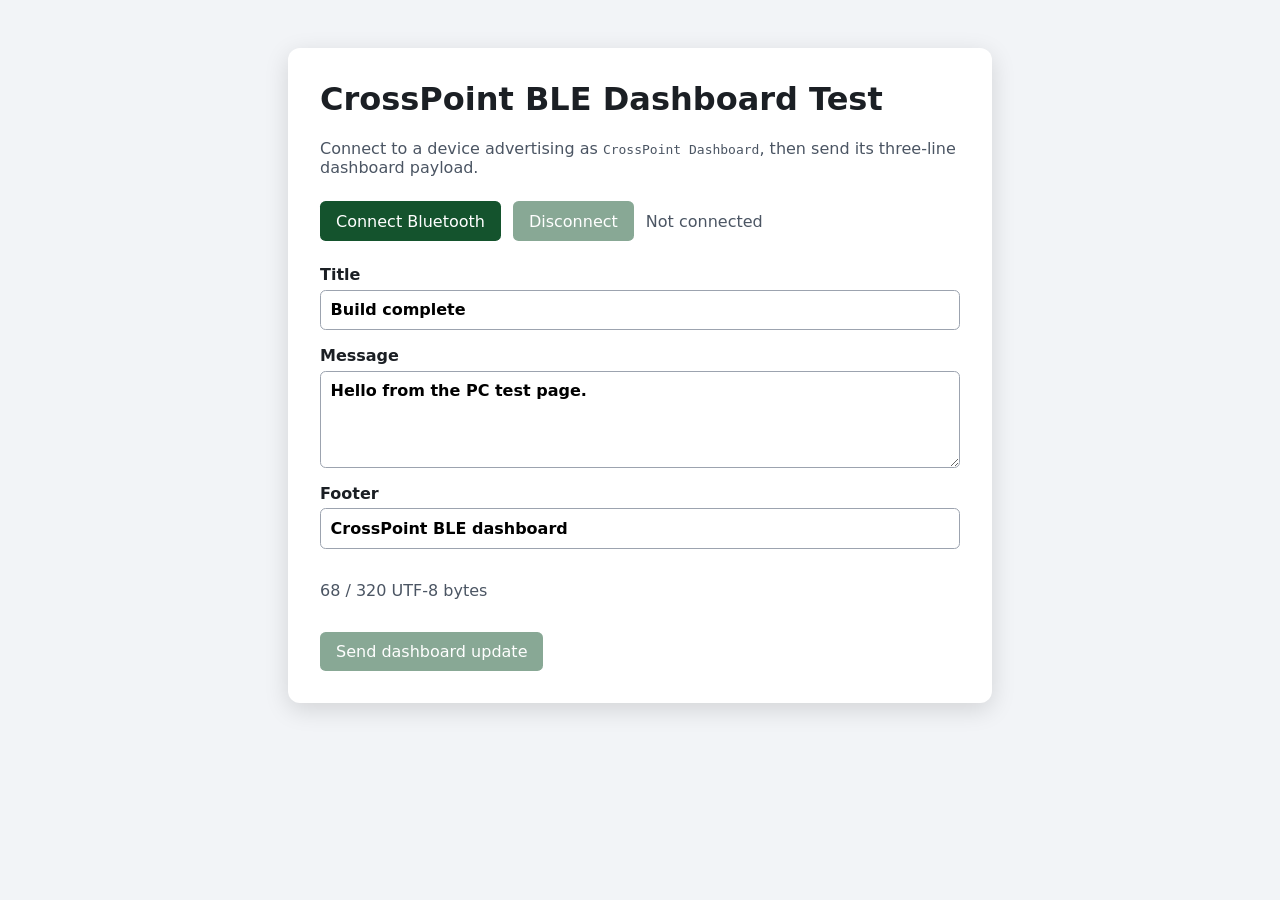
<file: tools/ble-dashboard-test/index.html>
<!doctype html>
<html lang="en">
  <head>
    <meta charset="utf-8" />
    <meta name="viewport" content="width=device-width, initial-scale=1" />
    <title>CrossPoint BLE Dashboard Test</title>
    <link rel="stylesheet" href="styles.css" />
  </head>
  <body>
    <main>
      <h1>CrossPoint BLE Dashboard Test</h1>
      <p class="intro">Connect to a device advertising as <code>CrossPoint Dashboard</code>, then send its three-line dashboard payload.</p>

      <section class="connection" aria-label="Bluetooth connection">
        <button id="connect" type="button">Connect Bluetooth</button>
        <button id="disconnect" type="button" disabled>Disconnect</button>
        <output id="connection-status" role="status">Not connected</output>
      </section>

      <form id="dashboard-form">
        <label>
          Title
          <input id="title" maxlength="80" value="Build complete" />
        </label>
        <label>
          Message
          <textarea id="message" maxlength="180" rows="4">Hello from the PC test page.</textarea>
        </label>
        <label>
          Footer
          <input id="footer" maxlength="56" value="CrossPoint BLE dashboard" />
        </label>
        <p id="payload-size" class="hint"></p>
        <button id="send" type="submit" disabled>Send dashboard update</button>
      </form>

      <output id="send-status" role="status"></output>
    </main>
    <script src="app.js"></script>
  </body>
</html>
</file>
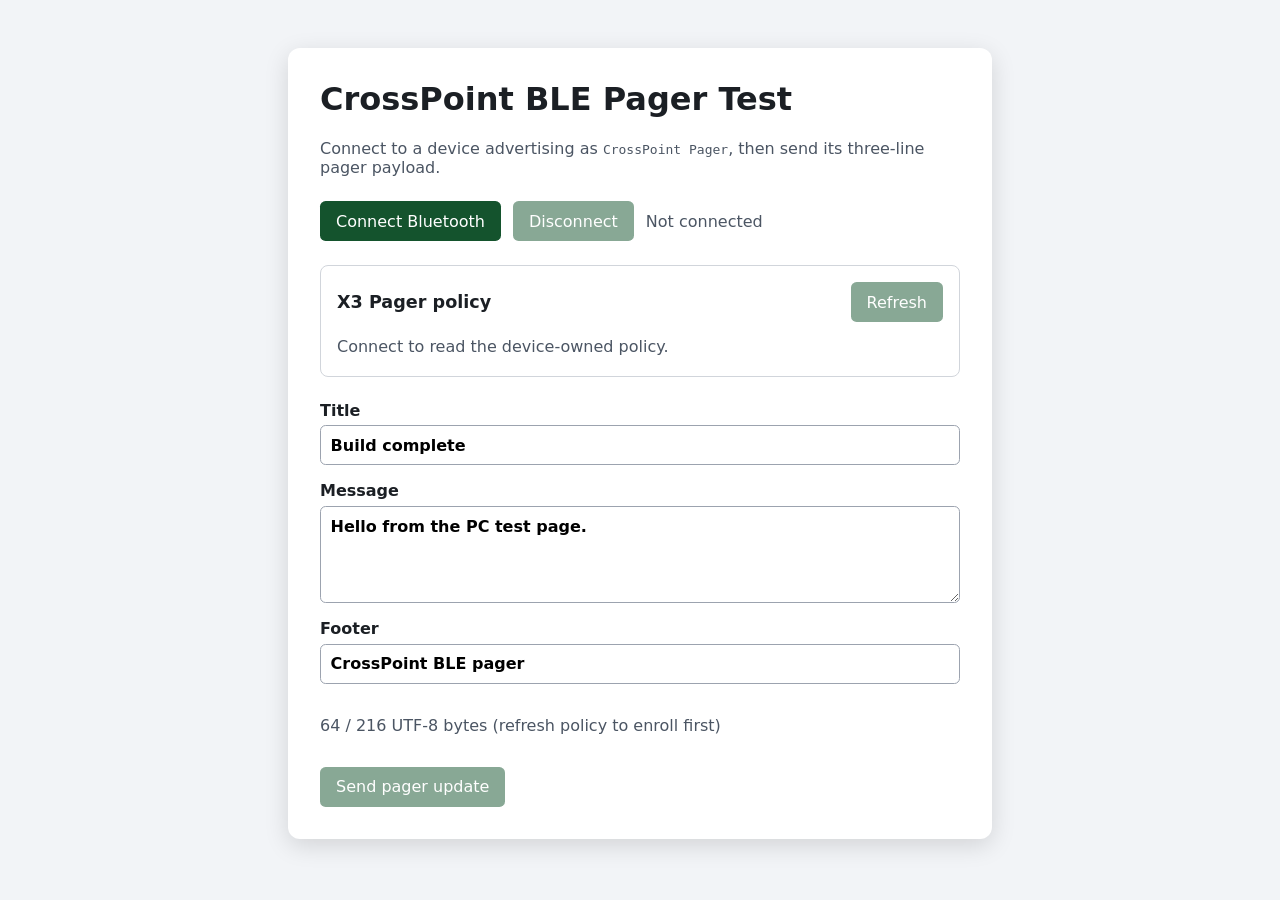
<file: tools/ble-pager-test/index.html>
<!doctype html>
<html lang="en">
  <head>
    <meta charset="utf-8" />
    <meta name="viewport" content="width=device-width, initial-scale=1" />
    <title>CrossPoint BLE Pager Test</title>
    <link rel="stylesheet" href="styles.css" />
  </head>
  <body>
    <main>
      <h1>CrossPoint BLE Pager Test</h1>
      <p class="intro">Connect to a device advertising as <code>CrossPoint Pager</code>, then send its three-line pager payload.</p>

      <section class="connection" aria-label="Bluetooth connection">
        <button id="connect" type="button">Connect Bluetooth</button>
        <button id="disconnect" type="button" disabled>Disconnect</button>
        <output id="connection-status" role="status">Not connected</output>
      </section>

      <section class="pager-policy" aria-labelledby="pager-policy-title">
        <div class="section-heading">
          <h2 id="pager-policy-title">X3 Pager policy</h2>
          <button id="refresh-policy" type="button" disabled>Refresh</button>
        </div>
        <output id="policy-status" role="status">Connect to read the device-owned policy.</output>
      </section>

      <form id="pager-form">
        <label>
          Title
          <input id="title" maxlength="80" value="Build complete" />
        </label>
        <label>
          Message
          <textarea id="message" maxlength="180" rows="4">Hello from the PC test page.</textarea>
        </label>
        <label>
          Footer
          <input id="footer" maxlength="56" value="CrossPoint BLE pager" />
        </label>
        <p id="payload-size" class="hint"></p>
        <button id="send" type="submit" disabled>Send pager update</button>
      </form>

      <output id="send-status" role="status"></output>
    </main>
    <script src="app.js"></script>
  </body>
</html>
</file>
<file: tools/ble-dashboard-test/styles.css>
:root { color-scheme: light dark; font-family: system-ui, sans-serif; }
body { margin: 0; background: #f2f4f7; color: #1b1f24; }
main { box-sizing: border-box; max-width: 44rem; margin: 3rem auto; padding: 2rem; background: white; border-radius: .75rem; box-shadow: 0 .4rem 1.5rem #0002; }
h1 { margin-top: 0; }
.intro, .hint, output { color: #4b5563; }
.connection { display: flex; flex-wrap: wrap; gap: .75rem; align-items: center; margin: 1.5rem 0; }
form { display: grid; gap: 1rem; }
label { display: grid; gap: .35rem; font-weight: 600; }
input, textarea, button { font: inherit; }
input, textarea { box-sizing: border-box; width: 100%; padding: .6rem; border: 1px solid #9ca3af; border-radius: .35rem; }
button { width: fit-content; padding: .65rem 1rem; border: 0; border-radius: .35rem; background: #14532d; color: white; cursor: pointer; }
button:disabled { opacity: .5; cursor: not-allowed; }
@media (prefers-color-scheme: dark) { body { background: #111827; color: #e5e7eb; } main { background: #1f2937; } input, textarea { background: #111827; color: inherit; } }
</file>
<file: tools/ble-pager-test/styles.css>
:root { color-scheme: light dark; font-family: system-ui, sans-serif; }
body { margin: 0; background: #f2f4f7; color: #1b1f24; }
main { box-sizing: border-box; max-width: 44rem; margin: 3rem auto; padding: 2rem; background: white; border-radius: .75rem; box-shadow: 0 .4rem 1.5rem #0002; }
h1 { margin-top: 0; }
h2 { margin: 0; font-size: 1.1rem; }
.intro, .hint, output { color: #4b5563; }
.connection { display: flex; flex-wrap: wrap; gap: .75rem; align-items: center; margin: 1.5rem 0; }
.pager-policy { margin: 1.5rem 0; padding: 1rem; border: 1px solid #d1d5db; border-radius: .5rem; }
.section-heading { display: flex; align-items: center; justify-content: space-between; gap: 1rem; margin-bottom: .75rem; }
#policy-status { display: block; white-space: pre-line; line-height: 1.6; }
#send-status { display: block; white-space: pre-line; }
form { display: grid; gap: 1rem; }
label { display: grid; gap: .35rem; font-weight: 600; }
input, textarea, button { font: inherit; }
input, textarea { box-sizing: border-box; width: 100%; padding: .6rem; border: 1px solid #9ca3af; border-radius: .35rem; }
button { width: fit-content; padding: .65rem 1rem; border: 0; border-radius: .35rem; background: #14532d; color: white; cursor: pointer; }
button:disabled { opacity: .5; cursor: not-allowed; }
@media (prefers-color-scheme: dark) { body { background: #111827; color: #e5e7eb; } main { background: #1f2937; } input, textarea { background: #111827; color: inherit; } }
</file>
